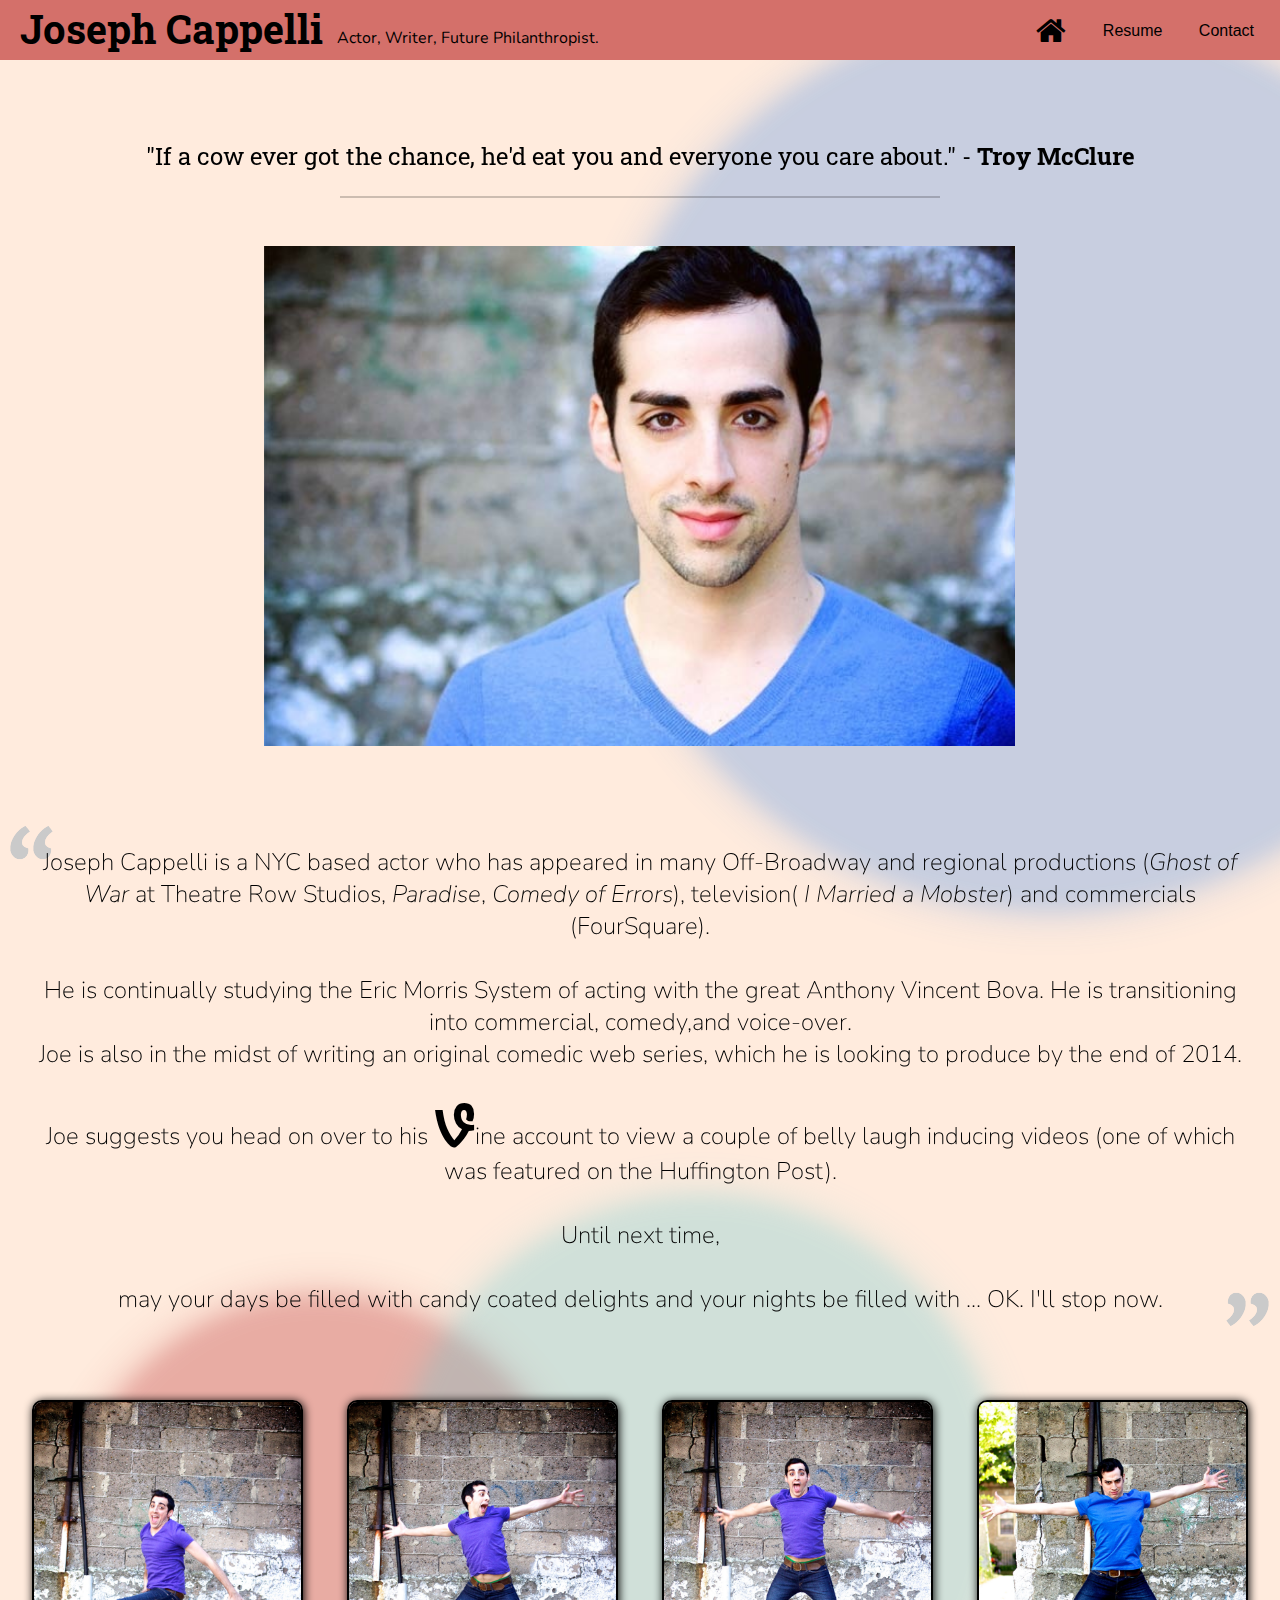
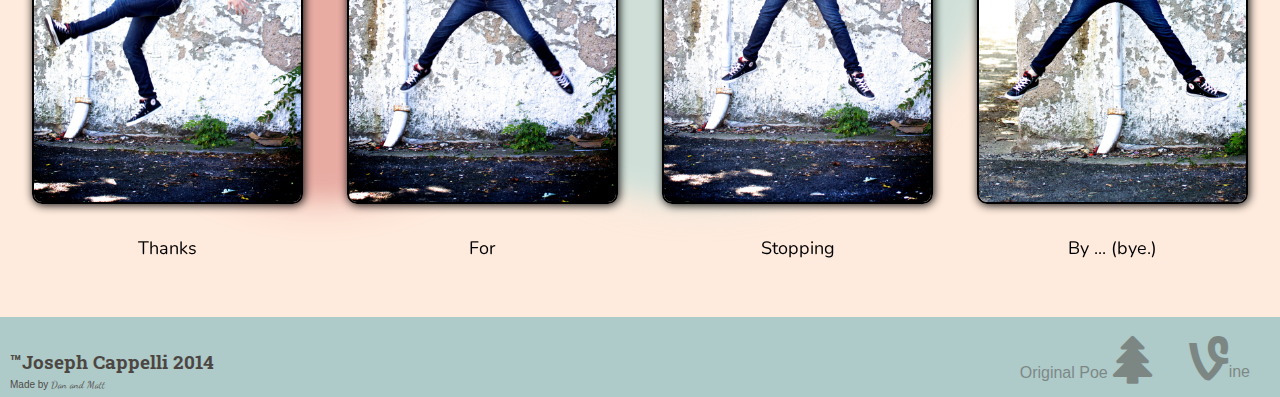
<file: index.html>
<!DOCTYPE html>

<html>
<head>
<!-- META DATA -->


<meta charset="utf-8" />
<meta name="viewport" content="width=device-width, initial-scale=1.0">
<meta name="description" content="Joseph Cappelli's personal portfolio page">
<meta name="author" content="@MatthewFreshest">
<meta name="keywords" content="theatre, awesome, Joe Cappelli, actor, banana">

<!-- CSS -->

<link rel="stylesheet" href="css/font-awesome.min.css">
<link rel="stylesheet" href="css/normalize.css">
<link rel="stylesheet" href="css/animate.css">
<link rel="stylesheet" href="css/new-main.css">
<link rel="stylesheet" href="css/swipebox.css">
<link href='http://fonts.googleapis.com/css?family=Roboto+Slab' rel='stylesheet' type='text/css'>
<link href='http://fonts.googleapis.com/css?family=Nunito:300' rel='stylesheet' type='text/css'>
<link href='http://fonts.googleapis.com/css?family=Montserrat' rel='stylesheet' type='text/css'>
<link href='http://fonts.googleapis.com/css?family=Dancing+Script:700' rel='stylesheet' type='text/css'>




<!-- JS -->

<script src="js/jQuery2.1.1.js"></script>
<script src="js/modernizr.js"></script>
<script src="js/jquery.swipebox.js"></script>


	<title> Joe Cappelli - Portfolio</title>
</head>
<body>

	<header>
		
		<a href="http://unodosdan.com/joeCappelli/new.html">
		
			<h1 id="name">
				Joseph Cappelli
			</h1>

		</a>
		
		

		<a href="https://twitter.com/cojappelli" target="_blank"><h4 id="secondary">Actor, Writer, Future Philanthropist.</h4></a>

		

		<nav>
			<ul id="menu">

				<li onClick="homeButt()" id="home"><i class="fa fa-home fa-2x"></i></li>
				<li onClick="resumeButt()" id="resume-button" >Resume</li>
				<li onClick="myLightBox()" id="lightbox-button">Contact</li>

			</ul>
			<h5 id="mobile-contact" onClick="myLightBox()">Contact</h5>

		</nav>

	</header>

	<div id="primary-content-holder">

		<div id="primary">

			<div id="page-hider">

						<!-- <div id="top-border-scroll">
							TOP BORDER-SCROLL CALLBACK
						</div>	 -->

				<div id="quote-container">

					<p class="rand-quotes" id="quote"> "If a cow ever got the chance, he'd eat you and everyone you care about." - <b>Troy McClure</b>
					</p>

					<p class="rand-quotes" id="quote-two"> "Call this an unfair generalization if you must..but old people are no good at everything." - <b>Moe Sizlack</b>
					</p>

					<p class="rand-quotes" id="quote-three"> <b>"</b>For once maybe someone will call me "sir"
			 		without adding, "You're making a scene."<b>"</b> - <b>Homer Simpson</b>
					</p>

					<p class="rand-quotes" id="quote-four"> "Oh boy, sleep! That's where I'm a viking" - <b>Ralph Wiggum</b>
					</p>

					<p class="rand-quotes" id="quote-five"> "Two years, you’re still getting sorries? I don’t think so, that’s a long time for sorries. That’s like saying Happy New Year in October." - <b>Larry David</b>
					</p>

					<p class="rand-quotes" id="quote-six"> "Hey, don't knock masturbation. It's sex with someone I love." - <b>Woody Allen</b>
					</p>

					<p class="rand-quotes" id="quote-seven"> "There are two types of people in the world: People who say they pee in the shower and dirty fucking liars." - <b>Louis C.K.</b>
					</p>

					<p class="rand-quotes" id="quote-eight"> "Everything that's difficult you should be able to laugh about." - <b>Louis C.K.</b>
					</p>

					<p class="rand-quotes" id="quote-nine"> "The truth is, I can’t read anything with any distance. Every book is a self-help book to me. Just having them makes me feel better." - <b>Marc Maron</b>
					</p>

					<p class="rand-quotes" id="quote-ten"> "My fault, my failure, is not in the passions I have, but in my lack of control of them." - <b>Jack Kerouac</b>
					</p>

					<p class="rand-quotes" id="quote-eleven"> "Happiness consists in realizing it is all a great strange dream" - <b>Jack Kerouac</b>
					</p>

					<p class="rand-quotes" id="quote-twelve"> "The metamorphosis from rebellious to unique is recognition" - <b>Eric Morris</b>
					</p>

				</div>

				<div id="headshot-wrapper">
					<div id="headshot-background">
						
						
						
					</div>
				</div>

						<!-- <div id="border-scroll">
							BORDER SCROLL IDEA
						</div>
 						-->

 				<div id="about-me-wrapper">



					<p id="about-me">
					Joseph Cappelli is a NYC based actor who has appeared in many Off-Broadway and regional productions (<i>Ghost of War</i> at Theatre Row Studios, <i>Paradise</i>, <i>Comedy of Errors</i>), television( <i>I Married a Mobster</i>) and commercials (FourSquare).
					<br>
					<br>
					He is continually studying the Eric Morris System of acting with the great Anthony Vincent Bova. He is transitioning into commercial, comedy,and voice-over.
					<br>

					Joe is also in the midst of writing an original comedic web series, which he is looking to produce by the end of 2014.
					<br>
					<br>
					Joe suggests you head on over to his <a href="https://vine.co/u/914821640385343488" target="_blank"><i class="fa fa-vine fa-2x"></i>ine</a> account to view a couple of belly laugh inducing videos (one of which was featured on the Huffington Post).
					<br>
					<br>
					Until next time,
					<br>
					<br>
					may your days be filled with candy coated delights and your nights be filled with ... OK.  I'll stop now.
				</div>

			</div>

				<div id="photo-wrapper">
					<div id="row1">
						<ul>
							<li><a href="img/awkward.jpeg" class="swipe" rel="gallery-one"><img class="awk-picture fade" src="img/awkward.jpeg"></a><p>Thanks</p></li>
							<li><a href="img/spread-eagle.jpeg" rel="gallery-one" class="swipe"><img class="awk-picture fade swipe" src="img/spread-eagle.jpeg"></a><p>For</p></li>

							<li><a href="img/jump.jpeg" class="swipe" rel="gallery-one"><img class="awk-picture fade swipe" src="img/jump.jpeg"></a><p>Stopping</p></li>
							<li><a href="img/pole-position.jpeg" rel="gallery-one" class="swipe"><img class="awk-picture fade swipe" src="img/pole-position.jpeg"></a><p>By ... (bye.)</p></li>
						</ul>

							
				
						<div id="circle-one">

						</div>
						<div id="circle-two">

						</div>
						<div id="circle-three">
			


						</div>			
					</div>
				</div>


				


			<div id="resume-container">

				<a href="#"><img id="resume" src="img/resume.png"></a>

			</div>

			<div id="contact-div">

				<ul id= "large-media-icons">

					<h1>Contact</h1>
					<li><a href="mailto:joecappelli@google.com?Subject=Something%20Clever!" target="_top"><img src="img/email-large.png"/></a></li>
					<li><a href="https://twitter.com/cojappelli" target="_blank"><img src="img/twitter-large.png"/></a></li>
					<li><a href="http://vinebox.co/u/wyP4c0GEn0Q" target="_blank"><img src="img/vine-large.png"/></a></li>
				</ul>


			</div>

		</div>

	</div>

			<footer>

			

					<h3 id="trademark">&#8482;Joseph Cappelli 2014</h3>

				<a href="mailto:matthewpadich@gmail.com" target="_blank">
					<p id="credit">

						Made by <span id="fancy">Dan and Matt</span>

					</p>
				</a>

					<ul id="social-media">


						<li><a class="social-icons" href="http://joecappellisaves.com" target="_blank"><span>Original Poe</span> <i class="fa fa-tree fa-3x"></i></li>
						<!-- <li><a class="social-icons" href="https://twitter.com/cojappelli"><i class="fa fa-twitter fa-3x"></i></a></li> -->
						<li><a class="social-icons" href="http://vinebox.co/u/wyP4c0GEn0Q"><i class="fa fa-vine fa-3x"></i>ine</a></li>

					<ul>

	

	</footer>

<script type="text/javascript">

	$(document).ready(function() {

		// Animate CSS Stuff*****************

		$('#name, #border-scroll').addClass('animated fadeInLeft');
		$('#quote-container').addClass('animated fadeIn');
		$('#headshot-wrapper').addClass('animated fadeIn');
		$('.menu li').addClass('animated fadeIn');
		$('.fade').addClass('animated fadeIn');
		$('#secondary').addClass('animated fadeIn');
		$('#mobile-contact').addClass('animated fadeInRight');
		$('#circle-three').addClass('animated pulse');
		$('li span').addClass('animated fadeIn');

		// LIGHTBOX******************************

		$('.swipe').swipebox();

		
		//RANDOM QUOTE***************************

	
		// $('.rand-quotes:nth('+[Math.floor(Math.random() * $('.rand-quotes').length)]+')').show();

		//put each quote with the class of rand-quotes into an array
		var quotes = [];
		$('.rand-quotes').each(function(){
			//.push method populates array as it iterates over each object
			quotes.push($(this));
		});


		var rand = quotes[Math.floor(Math.random() * quotes.length)];

		rand.show();


	
	});


		function homeButt() {

			$('#primary').css({'display':'block'});

			$('#resume').css({'opacity':'0'});
			$('#contact-container').css({'opacity':'0'});

			$('#resume-container').hide();
			$('#contact-container').hide();
		}

		function resumeButt() {

		//hide the page except for header and footer

			$('#primary').css({'display':'none'});
			$('#contact-container').hide();
			$('#contact-container').css({'opacity':'0'});


		//boot up the resume container and show it in place of all the other content
			
			$('#primary-content-holder').append($('#resume-container'));
			$('#resume-container').show();
			$('#resume').animate({'opacity':'1'}, 2000);
				
		}

		function myLightBox() {

			$('body').append($('#contact-div'));
			$('#contact-div').show();

			$('#contact-div').animate({'opacity': '1'}, 1000);

			setTimeout(function() {

				$('#large-media-icons').animate({'opacity':'1'}, 1000)}, 2000);

			

			$('#contact-div').on('click', function() {

				$('#contact-div').animate({'opacity': '0'}, 1000);
				$('#large-media-icons').animate({'opacity': '0'}, 1000);


				setTimeout(function() {

				$('#contact-div').hide();

				}, 1000);	
				

					});


			//Use esc key to close lightbox
			

			$(document).keyup(function(e) {

					if (e.keyCode == 27) {


						$('#contact-div').animate({'opacity': '0'}, 1000);
							setTimeout(function() {
							$('#contact-div').hide();
							}, 1000);

					};

			});


		}

</script>

</body>
</html>
</file>
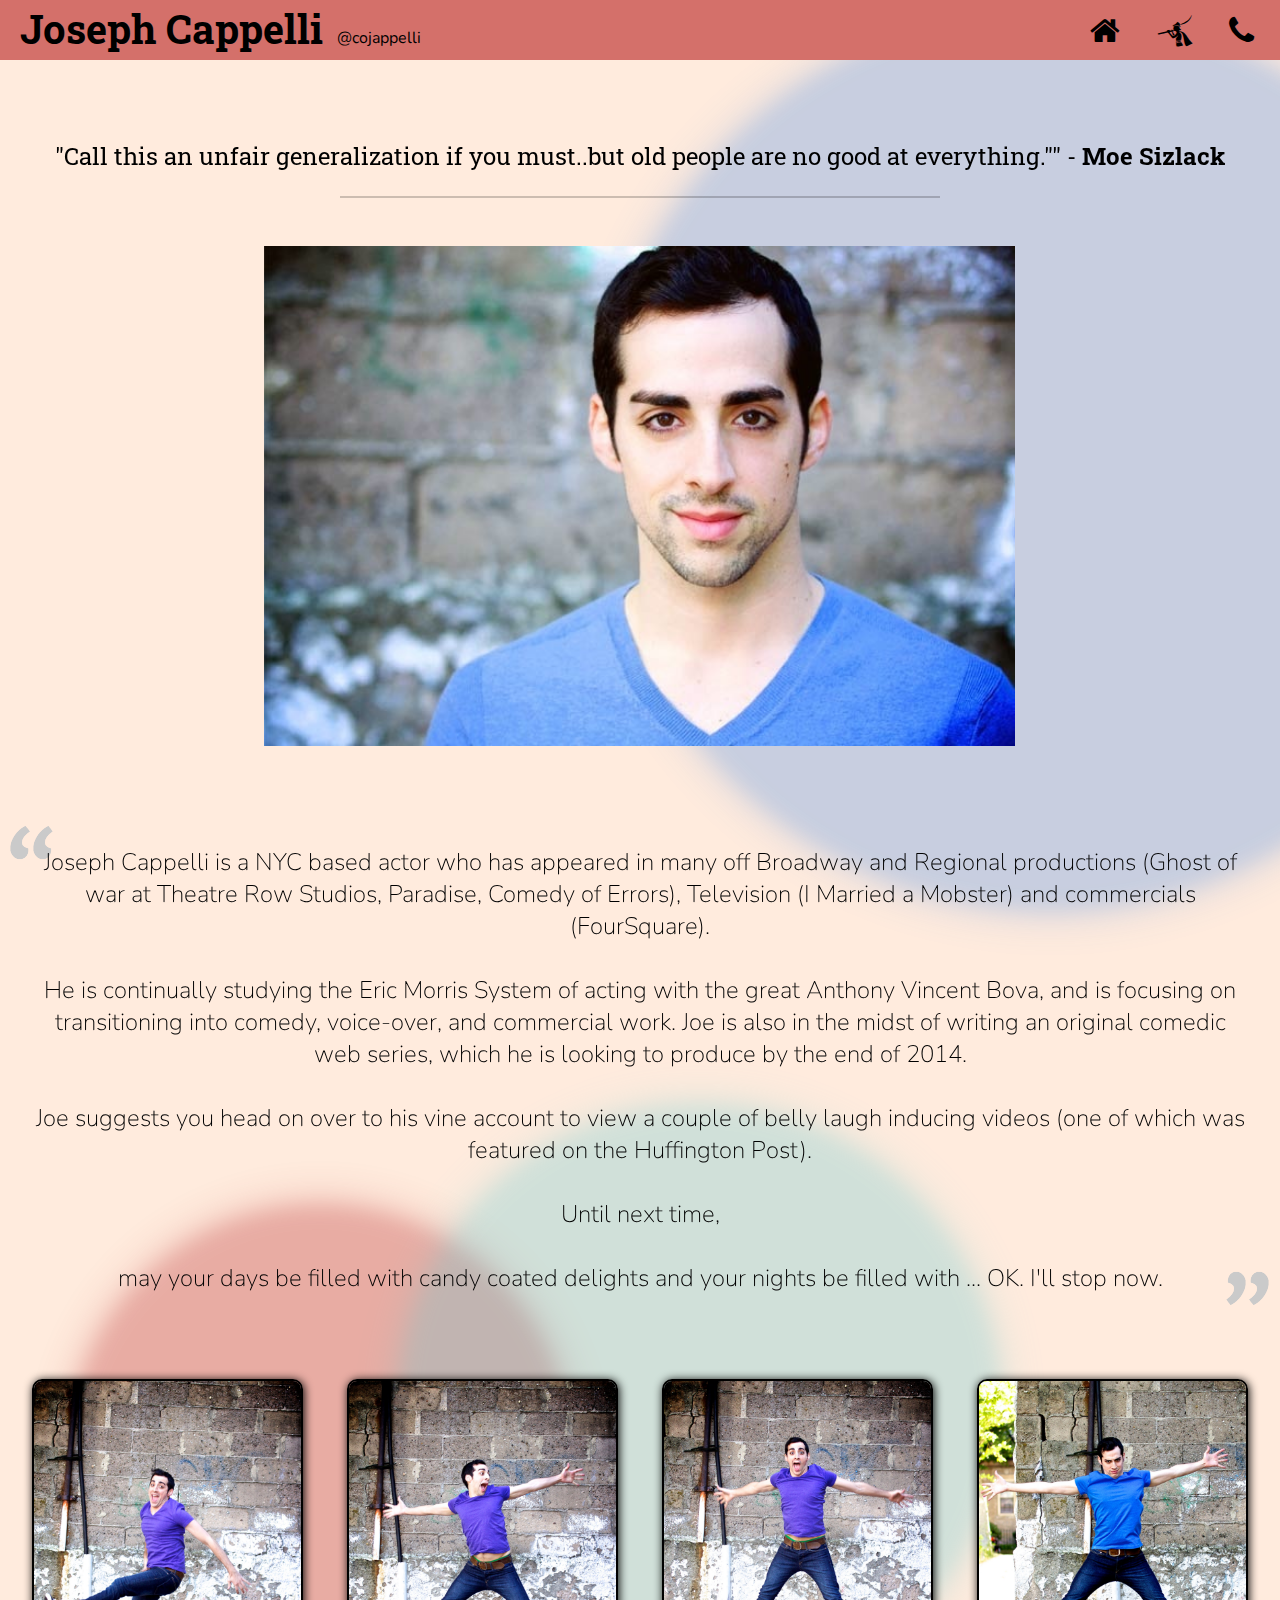
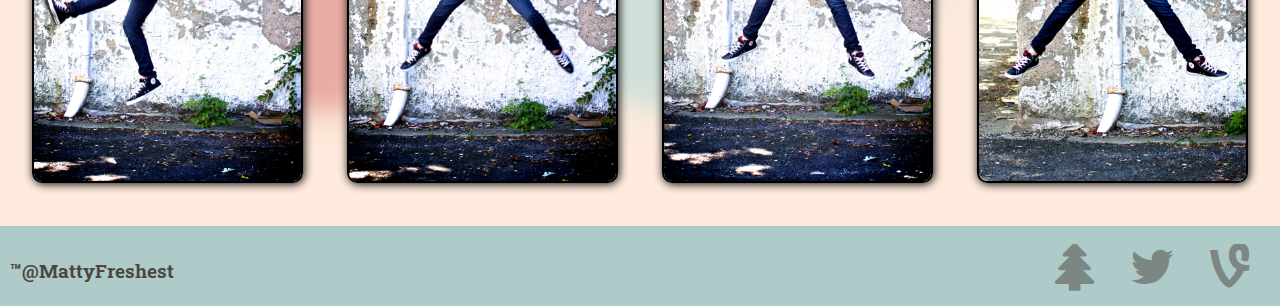
<file: new.html>
<!DOCTYPE html>

<html>
<head>
<!-- META DATA -->


<meta charset="utf-8" />
<meta name="viewport" content="width=device-width, initial-scale=1.0">
<meta name="description" content="Joseph Cappelli's personal portfolio page">
<meta name="author" content="@MatthewFreshest">
<meta name="keywords" content="theatre, awesome, Joe Cappelli, actor, faggot, banana">

<!-- CSS -->


<link rel="stylesheet" href="css/normalize.css">
<link rel="stylesheet" href="css/animate.css">
<link rel="stylesheet" href="css/new-main.css">
<link rel="stylesheet" href="css/swipebox.css">
<link href='http://fonts.googleapis.com/css?family=Roboto+Slab' rel='stylesheet' type='text/css'>
<link href='http://fonts.googleapis.com/css?family=Nunito:300' rel='stylesheet' type='text/css'>
<link href='http://fonts.googleapis.com/css?family=Montserrat' rel='stylesheet' type='text/css'>

<link rel="stylesheet" href="css/font-awesome.min.css">


<!-- JS -->

<script src="js/jQuery2.1.1.js"></script>
<script src="js/modernizr.js"></script>
<script src="js/jquery.swipebox.js"></script>


	<title> Joe Cappelli - Portfolio</title>
</head>
<body>

	<header>
		
		<a href="http://unodosdan.com/joeCappelli/new.html">
		
			<h1 id="name">
				Joseph Cappelli
			</h1>

		</a>
		
		

		<a href="https://twitter.com/cojappelli" target="_blank"><h4 id="secondary">@cojappelli</h4></a>

		

		<nav>
			<ul id="menu">

				<li onClick="homeButt()" id="home"><i class="fa fa-home fa-2x"></i></li>
				<li onClick="resumeButt()" id="resume-button" ><i class="fa fa-pied-piper-alt fa-2x"></i></li>
				<li onClick="myLightBox()" id="lightbox-button"><i class="fa fa-phone fa-2x"></i></li>

			</ul>
			<h5 id="mobile-contact" onClick="myLightBox()">Contact</h5>

		</nav>

	</header>

	<div id="primary-content-holder">

		<div id="primary">

			<div id="page-hider">

						<!-- <div id="top-border-scroll">
							TOP BORDER-SCROLL CALLBACK
						</div>	 -->

				<div id="quote-container">

					<p class="rand-quotes" id="quote"> "If a cow ever got the chance, he'd eat you and everyone you care about." - <b>Troy McClure</b>
					</p>

					<p class="rand-quotes" id="quote-two"> "Call this an unfair generalization if you must..but old people are no good at everything."" - <b>Moe Sizlack</b>
					</p>

					<p class="rand-quotes" id="quote-three"> <b>"</b>For once maybe someone will call me "sir"
			 		without adding, "You're making a scene."<b>"</b> - <b>Homer Simpson</b>
					</p>

					<p class="rand-quotes" id="quote-four"> "Oh boy, sleep! That's where I'm a viking" - <b>Ralph Wiggum</b>
					</p>

					<p class="rand-quotes" id="quote-five"> "Two years, you’re still getting sorries? I don’t think so, that’s a long time for sorries. That’s like saying Happy New Year in October." - <b>Larry David</b>
					</p>

					<p class="rand-quotes" id="quote-six"> "Hey, don't knock masturbation. It's sex with someone I love." - <b>Woody Allen</b>
					</p>

					<p class="rand-quotes" id="quote-seven"> "There are two types of people in the world: People who say they pee in the shower and dirty fucking liars." - <b>Louis C.K.</b>
					</p>

					<p class="rand-quotes" id="quote-eight"> "Everything that's difficult you should be able to laugh about." - <b>Louis C.K.</b>
					</p>

					<p class="rand-quotes" id="quote-nine"> "The truth is, I can’t read anything with any distance. Every book is a self-help book to me. Just having them makes me feel better." - <b>Marc Maron</b>
					</p>

					<p class="rand-quotes" id="quote-ten"> "My fault, my failure, is not in the passions I have, but in my lack of control of them." - <b>Jack Kerouac</b>
					</p>

					<p class="rand-quotes" id="quote-eleven"> "Happiness consists in realizing it is all a great strange dream" - <b>Jack Kerouac</b>
					</p>

					<p class="rand-quotes" id="quote-twelve"> "The metamorphosis from rebellious to unique is recognition" - <b>Eric Morris</b>
					</p>

				</div>

				<div id="headshot-wrapper">
					<div id="headshot-background">
						
						
						
					</div>
				</div>

						<!-- <div id="border-scroll">
							BORDER SCROLL IDEA
						</div>
 						-->

 				<div id="about-me-wrapper">

					<p id="about-me">
					Joseph Cappelli is a NYC based actor who has appeared in many off Broadway and Regional productions (Ghost of war at Theatre Row Studios, Paradise, Comedy of Errors), Television (I Married a Mobster) and commercials (FourSquare).
					<br>
					<br>
					He is continually studying the Eric Morris System of acting with the great Anthony Vincent Bova, and is focusing on transitioning into comedy, voice-over, and commercial work.  Joe is also in the midst of writing an original comedic web series, which he is looking to produce by the end of 2014.
					<br>
					<br>
					Joe suggests you head on over to his vine account to view a couple of belly laugh inducing videos (one of which was featured on the Huffington Post).
					<br>
					<br>
					Until next time,
					<br>
					<br>
					may your days be filled with candy coated delights and your nights be filled with ... OK.  I'll stop now.


					</p>


				</div>

			</div>

				<div id="blue-wrapper">
					<div id="row1">
						<ul>
							<li><a href="img/awkward.jpeg" class="swipe" rel="gallery-one"><img class="awk-picture fade" src="img/awkward.jpeg"></a> </li>
							<li><a href="img/spread-eagle.jpeg" rel="gallery-one" class="swipe"><img class="awk-picture fade swipe" src="img/spread-eagle.jpeg"></a></li>

							<li><a href="img/jump.jpeg" class="swipe" rel="gallery-one"><img class="awk-picture fade swipe" src="img/jump.jpeg"></a></li>
							<li><a href="img/pole-position.jpeg" rel="gallery-one" class="swipe"><img class="awk-picture fade swipe" src="img/pole-position.jpeg"></a></li>
						</ul>

							
				
						<div id="circle-one">

						</div>
						<div id="circle-two">

						</div>
						<div id="circle-three">
			


						</div>			
					</div>
				</div>


				


			<div id="resume-container">

				<a href="#"><img id="resume" src="img/resume.png"></a>

			</div>

			<div id="contact-div">

				<ul id= "large-media-icons">

					<li><a href="https://www.facebook.com/joe.cappelli" target="_blank"><img src="img/facebook-large.png"/></a></li>
					<li><a href="https://twitter.com/cojappelli" target="_blank"><img src="img/twitter-large.png"/></a></li>
					<li><a href="http://vinebox.co/u/wyP4c0GEn0Q" target="_blank"><img src="img/vine-large.png"/></a></li>

				</ul>


			</div>

		</div>

	</div>

			<footer>

			

					<h3 id="trademark"><a href="http://matthewpadich.com" target="_blank">&#8482;@MattyFreshest</a></h3>

					<ul id="social-media">


						<li><a class="social-icons" href="http://joecappellisaves.com" target="_blank"><i class="fa fa-tree fa-3x"></i></li>
						<li><a class="social-icons" href="https://twitter.com/cojappelli"><i class="fa fa-twitter fa-3x"></i></a></li>
						<li><a class="social-icons" href="http://vinebox.co/u/wyP4c0GEn0Q"><i class="fa fa-vine fa-3x"></i></a></li>

					<ul>

	

	</footer>

<script type="text/javascript">

	$(document).ready(function() {

		// Animate CSS Stuff*****************

		$('#name, #border-scroll').addClass('animated fadeInLeft');
		$('#quote-container').addClass('animated fadeIn');
		$('#headshot-wrapper').addClass('animated fadeIn');
		$('.menu li').addClass('animated fadeIn');
		$('.fade').addClass('animated fadeIn');
		$('#secondary').addClass('animated fadeIn');
		$('#mobile-contact').addClass('animated fadeInRight');
		$('#circle-three').addClass('animated pulse');

		// LIGHTBOX******************************

		$('.swipe').swipebox();

		
		//RANDOM QUOTE***************************

	
		// $('.rand-quotes:nth('+[Math.floor(Math.random() * $('.rand-quotes').length)]+')').show();

		//put each quote with the class of rand-quotes into an array
		var quotes = [];
		$('.rand-quotes').each(function(){
			//.push method populates array as it iterates over each object
			quotes.push($(this));
		});


		var rand = quotes[Math.floor(Math.random() * quotes.length)];

		rand.show();


	
	});


		function homeButt() {

			$('#primary').css({'display':'block'});

			$('#resume').css({'opacity':'0'});
			$('#contact-container').css({'opacity':'0'});

			$('#resume-container').hide();
			$('#contact-container').hide();
		}

		function resumeButt() {

		//hide the page except for header and footer

			$('#primary').css({'display':'none'});
			$('#contact-container').hide();
			$('#contact-container').css({'opacity':'0'});


		//boot up the resume container and show it in place of all the other content
			
			$('#primary-content-holder').append($('#resume-container'));
			$('#resume-container').show();
			$('#resume').animate({'opacity':'1'}, 2000);
				
		}

		function myLightBox() {

			$('body').append($('#contact-div'));
			$('#contact-div').show();

			$('#contact-div').animate({'opacity': '1'}, 1000);

			setTimeout(function() {

				$('#large-media-icons').animate({'opacity':'1'}, 1000)}, 2000);

			

			$('#contact-div').on('click', function() {

				$('#contact-div').animate({'opacity': '0'}, 1000);
				$('#large-media-icons').animate({'opacity': '0'}, 1000);


				setTimeout(function() {

				$('#contact-div').hide();

				}, 1000);	
				

					});


			//Use esc key to close lightbox
			

			$(document).keyup(function(e) {

					if (e.keyCode == 27) {


						$('#contact-div').animate({'opacity': '0'}, 1000);
							setTimeout(function() {
							$('#contact-div').hide();
							}, 1000);

					};

			});


		}

</script>

</body>
</html>
</file>
<file: css/new-main.css>
:root {
	/*max-width: 1440px;*/
	overflow-x: hidden;
}

html, body, h1, h2, h3, h4, li, ul{

	margin: 0;
	padding: 0;
	overflow-x: hidden;

}

.fa-tree, .fa-twitter, .fa-vine  {

	line-height: 1.1;
}

body{
	background-color: rgba(255, 206, 170, .4);
}

a {

	text-decoration: none;
	color: black;
	transition: color .25s;
}

header {
	position: fixed;
	height: 60px;
	width: 100%;
	/*max-width: 1440px;*/
	background-color: #D4706A;
	opacity: .7;
	z-index: 100;
	transition: opacity .5s;
}

header:hover {
	opacity: 1;

}

header h1 {

	font-family: 'Roboto Slab', sans-serif;
	position: relative;
	left: 20px;
	top: 2px;
	display: inline-block;
	z-index: 100;
	cursor: pointer;
}

#name {

	font-size: 40px;
}

#secondary {
	font-family: 'Nunito', sans-serif;
	display: inline-block;
	position: relative;
	left: 30px;
	z-index: 101;
	top: -4px;
	font-weight: normal;
	color: black;
	transition: color .5s;
	-webkit-animation-delay: 1s;
	-webkit-animation-duration: 3s;
}

#secondary:hover {

	color: white;
}
nav {

	position: absolute;
	width: 100%;
	top: 0;
}
#menu {

	text-align: right;
	position: relative;
	top: 9px;
}
#menu li {

	display: inline-block;
	position: relative;
	margin-right: 20px;
	padding: 6px;
	cursor: pointer;
	list-style: none;
	color: black;
	vertical-align: middle;
	transition: color .3s;
	-webkit-transition: color .3s;

}
#menu li:hover {

	color: white;
}
#mobile-contact {
	display: none;

}

#headshot-wrapper{
	position: relative;
	background-image: url("../img/Headshot.jpg");
	background-size: auto 500px;
	width: 100%;
	height: 600px;
	background-position: center;
	background-repeat: no-repeat;
	-webkit-animation-delay: 1s;
	-webkit-animation-duration: 3s;

	/*border-bottom: 10px dashed;*/

}
#headshot-background {

	position: relative;
	height: 100%;
	width: 100%;
	z-index: -100;
}

#circle-one {
	-webkit-filter: blur(10px);
	position: absolute;
	height: 500px;
	width: 500px;
	bottom:100px;
	left: 70px;
	background-color: #B41D21;
	opacity: .3;
	border-radius: 50%;
	z-index: -100;
	box-shadow: 0 0 40px #B41D21;
	/*border: 200px dashed black;*/
}
#circle-two {
	-webkit-filter: blur(10px);
	position: absolute;
	left: 400px;
	bottom: 100px;
	height: 600px;
	width: 600px;
	background-color: #68C9D1;
	opacity: .3;
	border-radius: 50%;
	z-index: -100;
	box-shadow: 0 0 40px #68C9D1;
}
#circle-three {
	-webkit-filter: blur(10px);
	position: fixed;
	top: 10px;
	left: 600px;
	height: 900px;
	width: 900px;
	background-color: #498DE6;
	opacity: .3;
	border-radius: 50%;
	z-index: -100;
	box-shadow: 0 0 40px #498DE6;
	-webkit-animation-delay: 1s;
	-webkit-animation-duration: 4s;
	x-overflow: hidden;

}


#quote-container {

	margin-left: 20px;
	margin-right: 20px;
	margin-top: 140px;
	-webkit-animation-delay: 3s;
	-webkit-animation-duration: 3s;
}

#quote-container:after {

	content: "";
	position: absolute;
	width: 600px;
	height: 2px;
	left: 50%;
	margin-left: -300px;
	background-color: rgba(0,0,0,.2);
}
.rand-quotes {
	font-family: 'Roboto Slab', sans-serif;
	text-align: center;
	font-size: 1.5em;
	border-bottom: none;
	display:none;
}

#photo-wrapper {
	width: 100%;
	border-top: 0px dashed white;
	border-bottom: 0px dashed white;
	margin-bottom: 20px;
	transition: border-top .5s, border-bottom .5s;
}
	
#photo-wrapper:hover{
	
	border-top: 4px dashed white;
	border-bottom: 4px dashed white;
}

#row1 {
	width: 100%;
	position: relative;
	/*left: 150px;*/
	margin: 20px 0 20px 0;
}

#row1 ul {

	text-align: center;
}

#row1 li {

	display: inline-block;
	padding: 15px 20px;
	/*padding-right: 20px;
	padding-bottom: 15px;*/
}

.awk-picture {
	background-position: center no-repeat;
	height: 400px;
	width: auto;
	top: 300px;
	border: 2px solid black;
	border-radius: 10px;
	box-shadow: 1px 1px 10px black;
	/*margin: 10px 0 10px 30px;*/
	transition: box-shadow 1s;
	-webkit-transition: box-shadow 1s;
}

#row1 p {

	font-family: 'Nunito', sans-serif;
	padding: 10px 0 0 0;
	font-size: 18px;
}


.awk-picture:hover {

	box-shadow: 10px 10px 15px black;
}
#about-me-wrapper {

	position: relative;
	overflow-y: hidden;
	overflow-x: hidden;
}


#about-me {

	font-family: 'Nunito', sans-serif;
	font-weight: 100;
	position: relative;
	text-align: center;
	font-size: 1.5em;
	/*font-family: times;*/
	padding: 20px;
	margin: 30px 10px;
}
#about-me::before {

	content:'';
	position: absolute;
	height: 43px;
	width: 44px;
	background: url('../img/quotes.png') no-repeat;
	left: 0;
	top: 0;
	z-index: -1;

}

#about-me::after {

	content:'';
	position: absolute;
	height: 43px;
	width: 44px;
	background: url('../img/quotes-after.png') no-repeat;
	right: 0;
	bottom: 0;
	z-index: -1;

}

audio {
	display: block;
	margin: 10px auto 10px;
}

#resume-container {

	position:relative;
	margin-top: 80px;
	margin-bottom: 20px;
	height: 100%;
	width: 100%;
	text-align: center;
	display: none;
	}

#resume-container h1 {

	margin-top: 20px;
	margin-bottom: 20px;
	padding: 10px;
}

#resume {
	opacity: 0;
	position: relative;
	border: 0 dashed rgba(0,0,0,.1);
	-webkit-transition: border 1s;
	cursor: pointer;
}

#resume:hover {

	border: 40px dashed rgba(0,0,0,.1);
	-webkit-transition: border 1s;
}

#contact-container {

	display: none;
	opacity: 0;
	position: relative;
	text-align: center;
	height: 100%;
	margin-top: 80px;
}


footer {
	display: block;
	background-color: rgb(140, 188, 192);
	opacity: .7;
	padding: 10px;
	width: 100%;
	position: relative;
	bottom: 0;
	left: 0;
	height: 60px;
	bottom: 0px;
	transition: opacity .5s;
}

footer:hover {

	opacity: 1;
}

#trademark {

	font-family: 'Roboto Slab', sans-serif;
	position: relative;
	top: 22px;
}
#social-media {
	
	position: absolute;
	right: 20px;
	top: 18px;
	}
	#social-media li span {
		vertical-align: middle;
	}
.social-icons {

	height: 100%;
	opacity: .5;
	color: black;
	transition: opacity .5s, color .5s;
}
.social-icons:hover {

	opacity: 1;
	color: white;
}

#social-media li {

	display: inline-block;
	position: relative;
	margin-right: 30px;
	cursor: pointer;
	list-style: none;
	color: black;
	transition: color .3s;
	-webkit-transition: color .3s;
}

#large-media-icons h1 {

	text-align: center;
	color: white;
	font-family: 'Nunito', sans-serif;
}

#credit {

	position: relative;
	top: 22px;
	/*left: 400px;*/
	margin: 0;
	padding: 0;
	font-size: 10px;
}

#fancy {

	font-family: 'Dancing Script', cursive;
	transition: color .5s;
}

#fancy:hover {
	color: white;
}



/**************My lightbox Stuff*********************/

#contact-div {

	position: fixed;
	top: 0;
	left: 0;
	text-align: center;
	height: 2000px;
	width: 100%;
	opacity: 0;
	background: rgba(0,0,0,.9);
	background-size: cover;
	display: none;
	z-index: 100;
}

#contact-div:before {
	
	content:'X';
	color: grey;
	font-size: 80px;
	position: absolute;
	right: 60px;
	top: 60px;
	z-index: -1;
}

#large-media-icons {

	position: relative;
	top: 200px;
	height: 100%;
	width: 100%;
	margin: auto 0;
	opacity: 0;
}

#large-media-icons li {

	display: inline-block;
	padding: 20px;
	margin: 20px;
	border: 0px dashed white;
	transition: border 1s;
}

#large-media-icons li:hover {

	border: 4px dashed white;
}

#credit {

	display: inline-block;
	text-align: center;
}




/*!!!!!!FADE IN EFFECT FOR IMAGES!!!!!!!!!*/
.fade {
	-webkit-animation-delay: 2s;
	-webkit-animation-duration: 4s;
}




/*MEDIA QUERIES*/

@media screen and (max-width: 1000px) {

	#large-media-icons {
		top: 100px;
	}

	#large-media-icons img {
		height: 200px;
		width: auto;
	}

}


@media screen and (max-width: 760px) {

	#menu li {
		display: none;
	}
	#mobile-contact {
		position: absolute;
		display: inline-block;
		top: 2px;
		right: 20px;
		color: black;
		cursor: pointer;
		transition: color .5s;
		-webkit-animation-delay: 1s;
		-webkit-animation-duration: 3s;
	}
	#mobile-contact:hover {
		color: white;
	}

	#name {

		top: 14px;
		font-size: 1.5em;
	}
	#secondary {

		top: 10px;
		font-weight: normal;
	}

	#resume {
		width: 60%;
		height: auto;
	}


	#large-media-icons {
		top: 50px;
	}
	#large-media-icons img {
		height: 90px;
		width: auto;
	}
}
@media screen and (max-width: 600px) {

	header {
		height: 40px;
	}

	#name {

		top: 4px;
	}
	#mobile-contact {

		top: -8px;
	}

	#quote {
		font-size: 1.1em;

	}

	#quote-container {

		margin-top: 120px;
	}

	#quote-container:after {
		width: 200px;
		margin-left: 0;
		left: 50%;
		margin-left: -100px;
	}

	#social-media li {

		margin-right: 10px;

	}
	#social-media li span {
		display: none;
	}

	#large-media-icons {
		top: 10px;
	}
	.social-icons {

		opacity: 1;
	}
	#trademark {
		
		font-size: .75em;
		top: 16px;
	}
	#resume {

		border: 40px dashed rgba(0,0,0,.1);
	}
	audio {
		width: 95%;

	}
	#secondary {
		display: none;
	}
	footer{
		opacity: 1;
		height: 40px;
	}

	#social-media {

		right: 30px;
		top: 12px;
	}
	footer li {

		font-size: .8em;
	}
	#circle-three {

		left: 100px;
	}
	#headshot-wrapper {

		background-size: auto 400px;
	}
	#contact-div:before {
	
	content:'X';
	color: grey;
	font-size: 40px;
	position: absolute;
	right: 30px;
	top: 30px;
	z-index: -1;

	}	
	#large-media-icons li {

		margin-top: 10px;
	}

	#credit {

		font-size: 8px;
		top: 13px;
	}

}
</file>
<file: css/swipebox.css>
/*! Swipebox v1.2.8 | Constantin Saguin csag.co | MIT License | github.com/brutaldesign/swipebox */
html.swipebox-html.swipebox-touch {
  overflow: hidden !important;
}

#swipebox-overlay img {
  border: none !important;
}

#swipebox-overlay {
  width: 100%;
  height: 100%;
  position: fixed;
  top: 0;
  left: 0;
  z-index: 99999 !important;
  overflow: hidden;
  -webkit-user-select: none;
  -moz-user-select: none;
  -ms-user-select: none;
  user-select: none;
}

#swipebox-slider {
  height: 100%;
  left: 0;
  top: 0;
  width: 100%;
  white-space: nowrap;
  position: absolute;
  display: none;
}
#swipebox-slider .slide {
  background: url(../img/loader.gif) no-repeat center center;
  height: 100%;
  width: 100%;
  line-height: 1px;
  text-align: center;
  display: inline-block;
}
#swipebox-slider .slide:before {
  content: "";
  display: inline-block;
  height: 50%;
  width: 1px;
  margin-right: -1px;
}
#swipebox-slider .slide img, #swipebox-slider .slide .swipebox-video-container {
  display: inline-block;
  max-height: 100%;
  max-width: 100%;
  margin: 0;
  padding: 0;
  width: auto;
  height: auto;
  vertical-align: middle;
}
#swipebox-slider .slide .swipebox-video-container {
  background: none;
  max-width: 1140px;
  max-height: 100%;
  width: 100%;
  padding: 5%;
  box-sizing: border-box;
  -webkit-box-sizing: border-box;
  -moz-box-sizing: border-box;
}
#swipebox-slider .slide .swipebox-video-container .swipebox-video {
  width: 100%;
  height: 0;
  padding-bottom: 56.25%;
  overflow: hidden;
  position: relative;
}
#swipebox-slider .slide .swipebox-video-container .swipebox-video iframe {
  width: 100% !important;
  height: 100% !important;
  position: absolute;
  top: 0;
  left: 0;
}

#swipebox-action,
#swipebox-caption {
  position: absolute;
  left: 0;
  z-index: 999;
  height: 50px;
  width: 100%;
}

#swipebox-action {
  bottom: -50px;
}
#swipebox-action.visible-bars {
  -ms-transform: translateY(-50px);
  -webkit-transform: translateY(-50px);
  transform: translateY(-50px);
}
#swipebox-action #swipebox-prev,
#swipebox-action #swipebox-next,
#swipebox-action #swipebox-close {
  background-image: url(../img/icons.png);
  background-repeat: no-repeat;
  border: none !important;
  text-decoration: none !important;
  cursor: pointer;
  position: absolute;
  width: 50px;
  height: 50px;
  top: 0;
}
#swipebox-action #swipebox-prev {
  background-position: -32px 13px;
  right: 100px;
}
#swipebox-action #swipebox-next {
  background-position: -78px 13px;
  right: 40px;
}
#swipebox-action #swipebox-close {
  background-position: 15px 12px;
  left: 40px;
}
#swipebox-action #swipebox-prev.disabled,
#swipebox-action #swipebox-next.disabled {
  opacity: 0.3;
}

#swipebox-caption {
  top: -50px;
  text-align: center;
}
#swipebox-caption.visible-bars {
  -ms-transform: translateY(50px);
  -webkit-transform: translateY(50px);
  transform: translateY(50px);
}

#swipebox-slider.rightSpring {
  -webkit-animation: rightSpring 0.3s;
  animation: rightSpring 0.3s;
}

#swipebox-slider.leftSpring {
  -webkit-animation: leftSpring 0.3s;
  animation: leftSpring 0.3s;
}

@-webkit-keyframes rightSpring {
  0% {
    margin-left: 0px;
  }

  50% {
    margin-left: -30px;
  }

  100% {
    margin-left: 0px;
  }
}

@keyframes rightSpring {
  0% {
    margin-left: 0px;
  }

  50% {
    margin-left: -30px;
  }

  100% {
    margin-left: 0px;
  }
}
@-webkit-keyframes leftSpring {
  0% {
    margin-left: 0px;
  }

  50% {
    margin-left: 30px;
  }

  100% {
    margin-left: 0px;
  }
}
@keyframes leftSpring {
  0% {
    margin-left: 0px;
  }

  50% {
    margin-left: 30px;
  }

  100% {
    margin-left: 0px;
  }
}
@media screen and (max-width: 800px) {
  #swipebox-action #swipebox-close {
    left: 0;
  }

  #swipebox-action #swipebox-prev {
    right: 60px;
  }

  #swipebox-action #swipebox-next {
    right: 0;
  }
}
/* Skin 
--------------------------*/
#swipebox-overlay {
  background: #0d0d0d;
}

#swipebox-action,
#swipebox-caption {
  text-shadow: 1px 1px 1px black;
  background-color: #0d0d0d;
  background-color: #0d0d0d;
  background-image: -webkit-gradient(linear, left top, left bottom, from(#0d0d0d), to(black));
  background-image: -webkit-linear-gradient(top, #0d0d0d, black);
  background-image: linear-gradient(to bottom, #0d0d0d, black);
  opacity: 0.95;
}

#swipebox-action {
  border-top: 1px solid rgba(255, 255, 255, 0.2);
}

#swipebox-caption {
  border-bottom: 1px solid rgba(255, 255, 255, 0.2);
  color: white !important;
  font-size: 15px;
  line-height: 43px;
  font-family: Helvetica, Arial, sans-serif;
}
</file>
